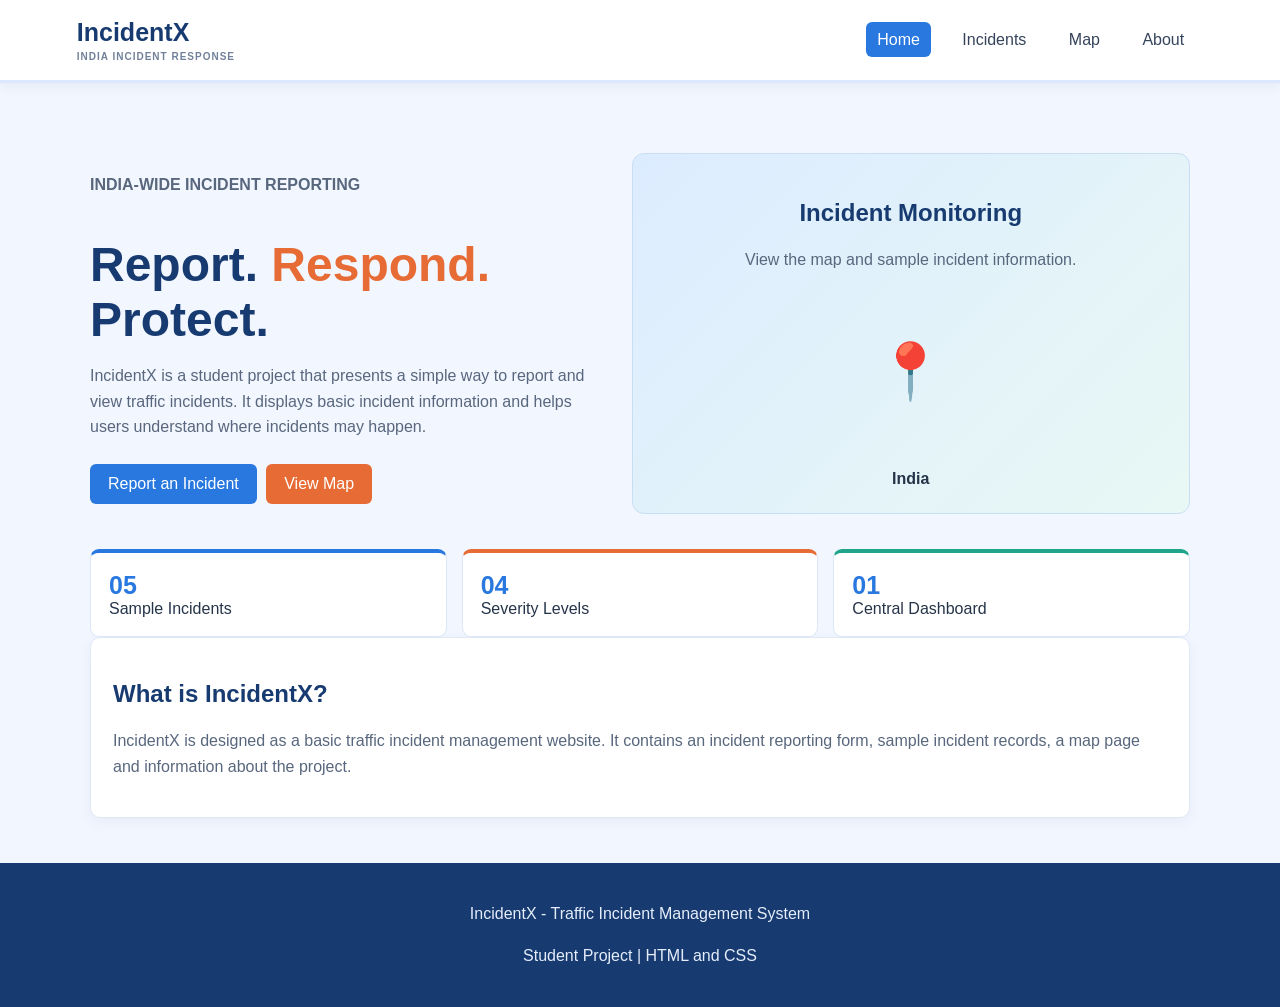
<file: index.html>
<!DOCTYPE html>
<html lang="en">
<head>
    <meta charset="UTF-8">
    <meta name="viewport" content="width=device-width, initial-scale=1.0">
    <title>Home | IncidentX</title>
    <link rel="stylesheet" href="new.css">
</head>
<body>
<header>
    <div class="navbar">
        <div class="logo">IncidentX<small>INDIA INCIDENT RESPONSE</small></div>
        <nav>
            <a href="index.html" class="active">Home</a>
            <a href="incidents.html" >Incidents</a>
            <a href="map.html" >Map</a>
            <a href="about.html" >About</a>
        </nav>
    </div>
</header>

<main>
    <section class="hero">
        <div class="hero-text">
            <p><b>INDIA-WIDE INCIDENT REPORTING</b></p>
            <h1>Report. <span>Respond.</span> Protect.</h1>
            <p>IncidentX is a student project that presents a simple way to report and view traffic incidents. It displays basic incident information and helps users understand where incidents may happen.</p>
            <a class="button" href="incidents.html">Report an Incident</a>
            <a class="button secondary" href="map.html">View Map</a>
        </div>
        <div class="hero-map">
            <h2>Incident Monitoring</h2>
            <p>View the map and sample incident information.</p>
            <p style="font-size:55px;">📍</p>
            <b>India</b>
        </div>
    </section>
    <section class="stats">
        <div class="stat"><strong>05</strong>Sample Incidents</div>
        <div class="stat"><strong>04</strong>Severity Levels</div>
        <div class="stat"><strong>01</strong>Central Dashboard</div>
    </section>
    <section class="info-box">
        <h2>What is IncidentX?</h2>
        <p>IncidentX is designed as a basic traffic incident management website. It contains an incident reporting form, sample incident records, a map page and information about the project.</p>
    </section>
</main>

<footer>
    <p>IncidentX - Traffic Incident Management System</p>
    <p>Student Project | HTML and CSS</p>
</footer>
</body>
</html>
</file>
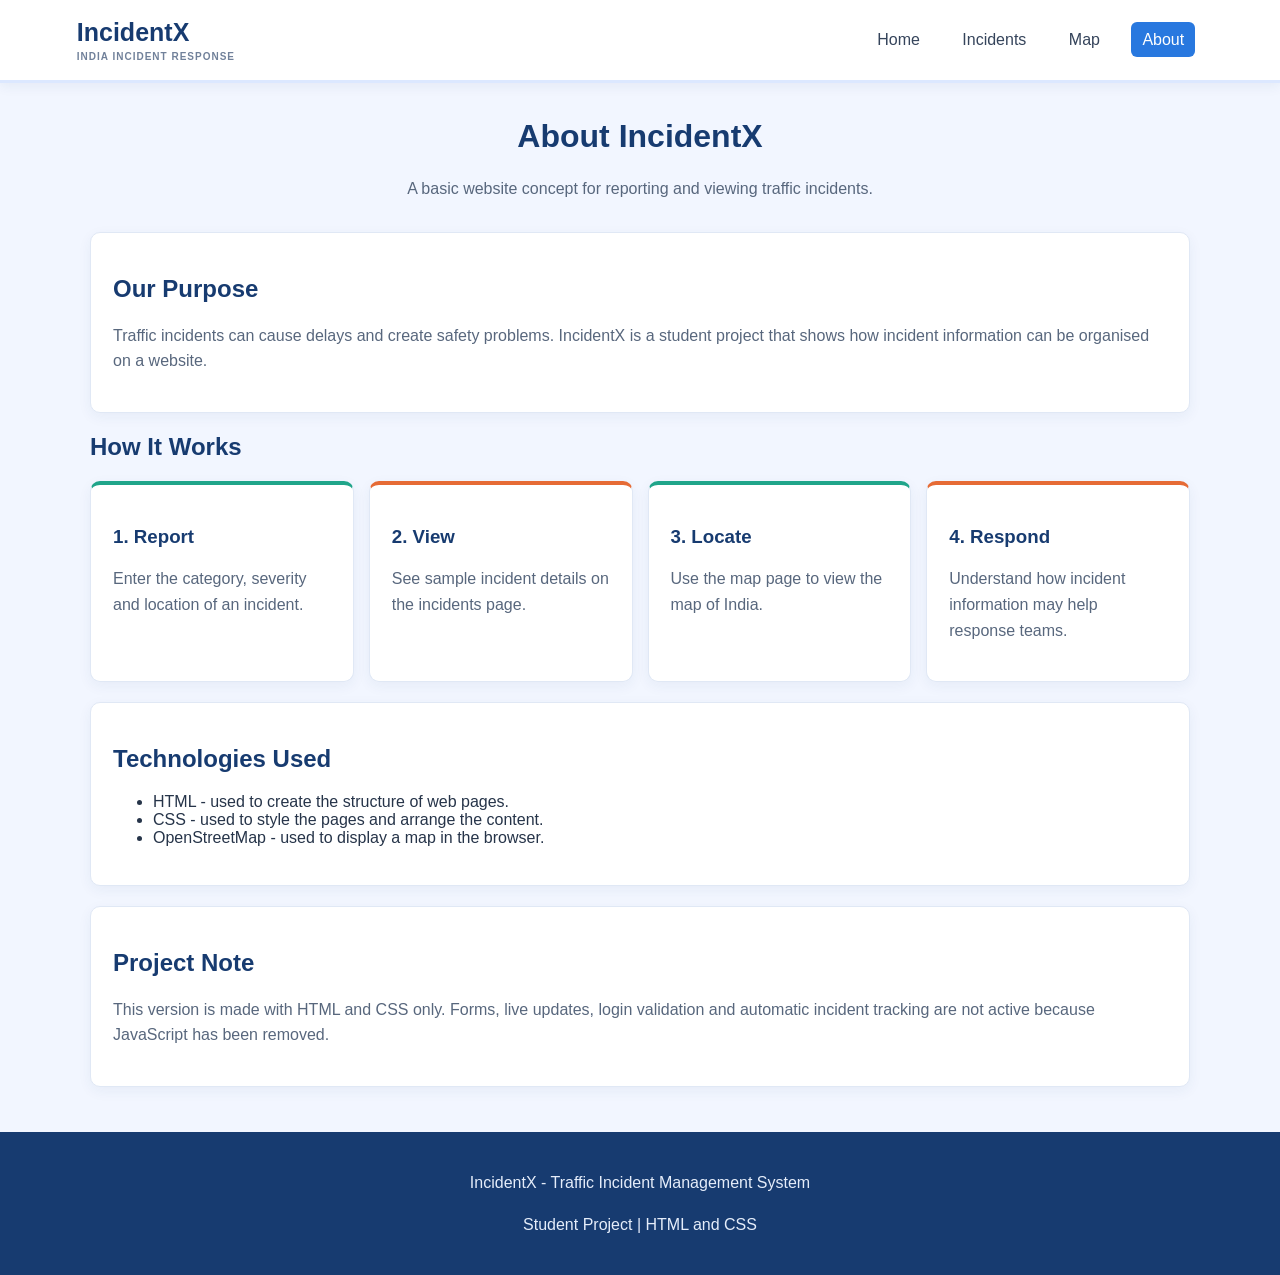
<file: about.html>
<!DOCTYPE html>
<html lang="en">
<head>
    <meta charset="UTF-8">
    <meta name="viewport" content="width=device-width, initial-scale=1.0">
    <title>About | IncidentX</title>
    <link rel="stylesheet" href="new.css">
</head>
<body>
<header>
    <div class="navbar">
        <div class="logo">IncidentX<small>INDIA INCIDENT RESPONSE</small></div>
        <nav>
            <a href="index.html" >Home</a>
            <a href="incidents.html" >Incidents</a>
            <a href="map.html" >Map</a>
            <a href="about.html" class="active">About</a>
        </nav>
    </div>
</header>

<main>
    <div class="page-title">
        <h1>About IncidentX</h1>
        <p>A basic website concept for reporting and viewing traffic incidents.</p>
    </div>
    <section class="info-box">
        <h2>Our Purpose</h2>
        <p>Traffic incidents can cause delays and create safety problems. IncidentX is a student project that shows how incident information can be organised on a website.</p>
    </section>
    <h2>How It Works</h2>
    <section class="steps">
        <div class="card"><h3>1. Report</h3><p>Enter the category, severity and location of an incident.</p></div>
        <div class="card"><h3>2. View</h3><p>See sample incident details on the incidents page.</p></div>
        <div class="card"><h3>3. Locate</h3><p>Use the map page to view the map of India.</p></div>
        <div class="card"><h3>4. Respond</h3><p>Understand how incident information may help response teams.</p></div>
    </section>
    <section class="info-box">
        <h2>Technologies Used</h2>
        <ul><li>HTML - used to create the structure of web pages.</li><li>CSS - used to style the pages and arrange the content.</li><li>OpenStreetMap - used to display a map in the browser.</li></ul>
    </section>
    <section class="info-box">
        <h2>Project Note</h2>
        <p>This version is made with HTML and CSS only. Forms, live updates, login validation and automatic incident tracking are not active because JavaScript has been removed.</p>
    </section>
</main>

<footer>
    <p>IncidentX - Traffic Incident Management System</p>
    <p>Student Project | HTML and CSS</p>
</footer>
</body>
</html>
</file>
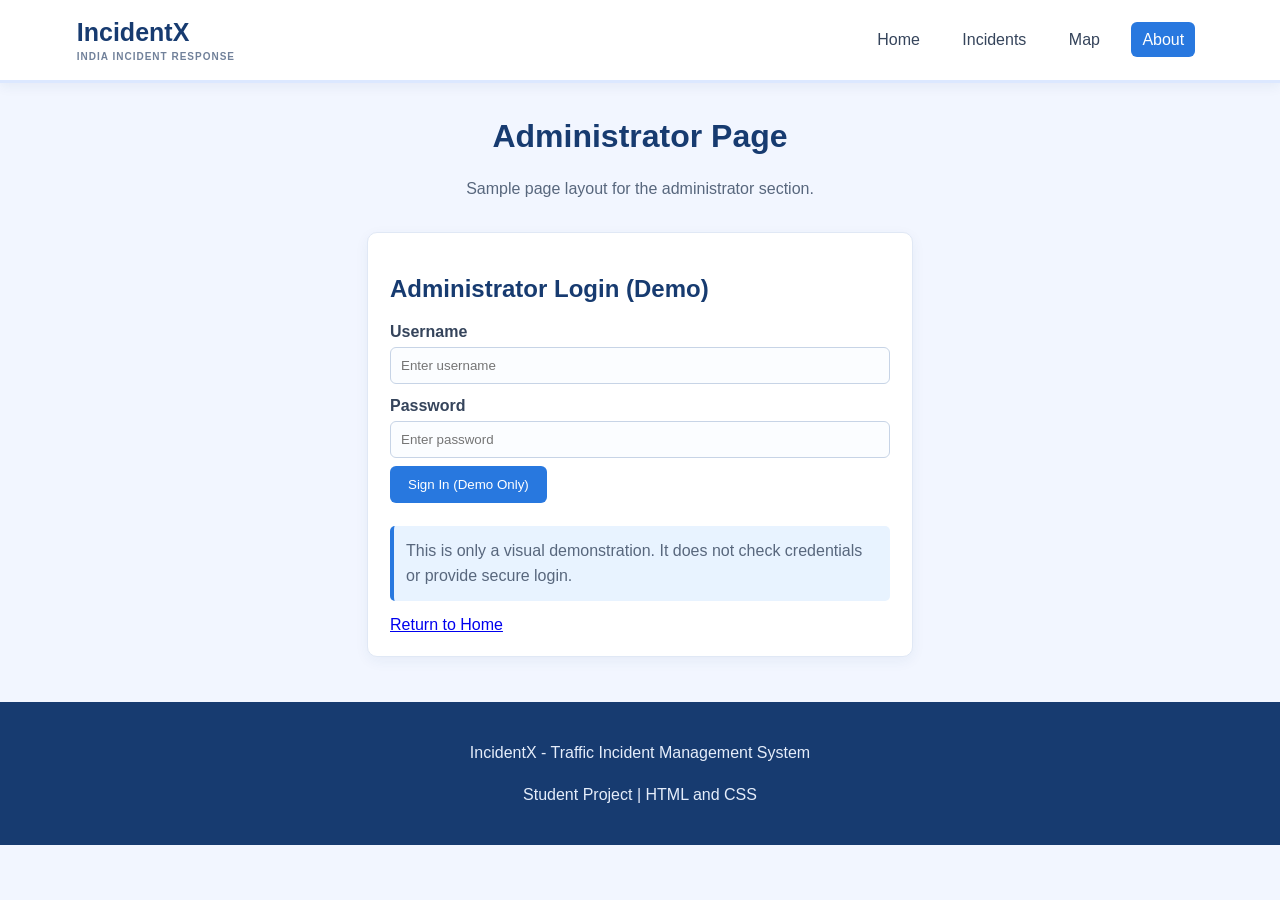
<file: admin-login.html>
<!DOCTYPE html>
<html lang="en">
<head>
    <meta charset="UTF-8">
    <meta name="viewport" content="width=device-width, initial-scale=1.0">
    <title>Admin Demo | IncidentX</title>
    <link rel="stylesheet" href="new.css">
</head>
<body>
<header>
    <div class="navbar">
        <div class="logo">IncidentX<small>INDIA INCIDENT RESPONSE</small></div>
        <nav>
            <a href="index.html" >Home</a>
            <a href="incidents.html" >Incidents</a>
            <a href="map.html" >Map</a>
            <a href="about.html" class="active">About</a>
        </nav>
    </div>
</header>

<main>
    <div class="page-title">
        <h1>Administrator Page</h1>
        <p>Sample page layout for the administrator section.</p>
    </div>
    <section class="form-card" style="max-width:500px; margin:0 auto;">
        <h2>Administrator Login (Demo)</h2>
        <form>
            <label for="username">Username</label>
            <input id="username" type="text" placeholder="Enter username">
            <label for="password">Password</label>
            <input id="password" type="password" placeholder="Enter password">
            <button type="button">Sign In (Demo Only)</button>
        </form>
        <p class="note">This is only a visual demonstration. It does not check credentials or provide secure login.</p>
        <a href="index.html">Return to Home</a>
    </section>
</main>

<footer>
    <p>IncidentX - Traffic Incident Management System</p>
    <p>Student Project | HTML and CSS</p>
</footer>
</body>
</html>
</file>
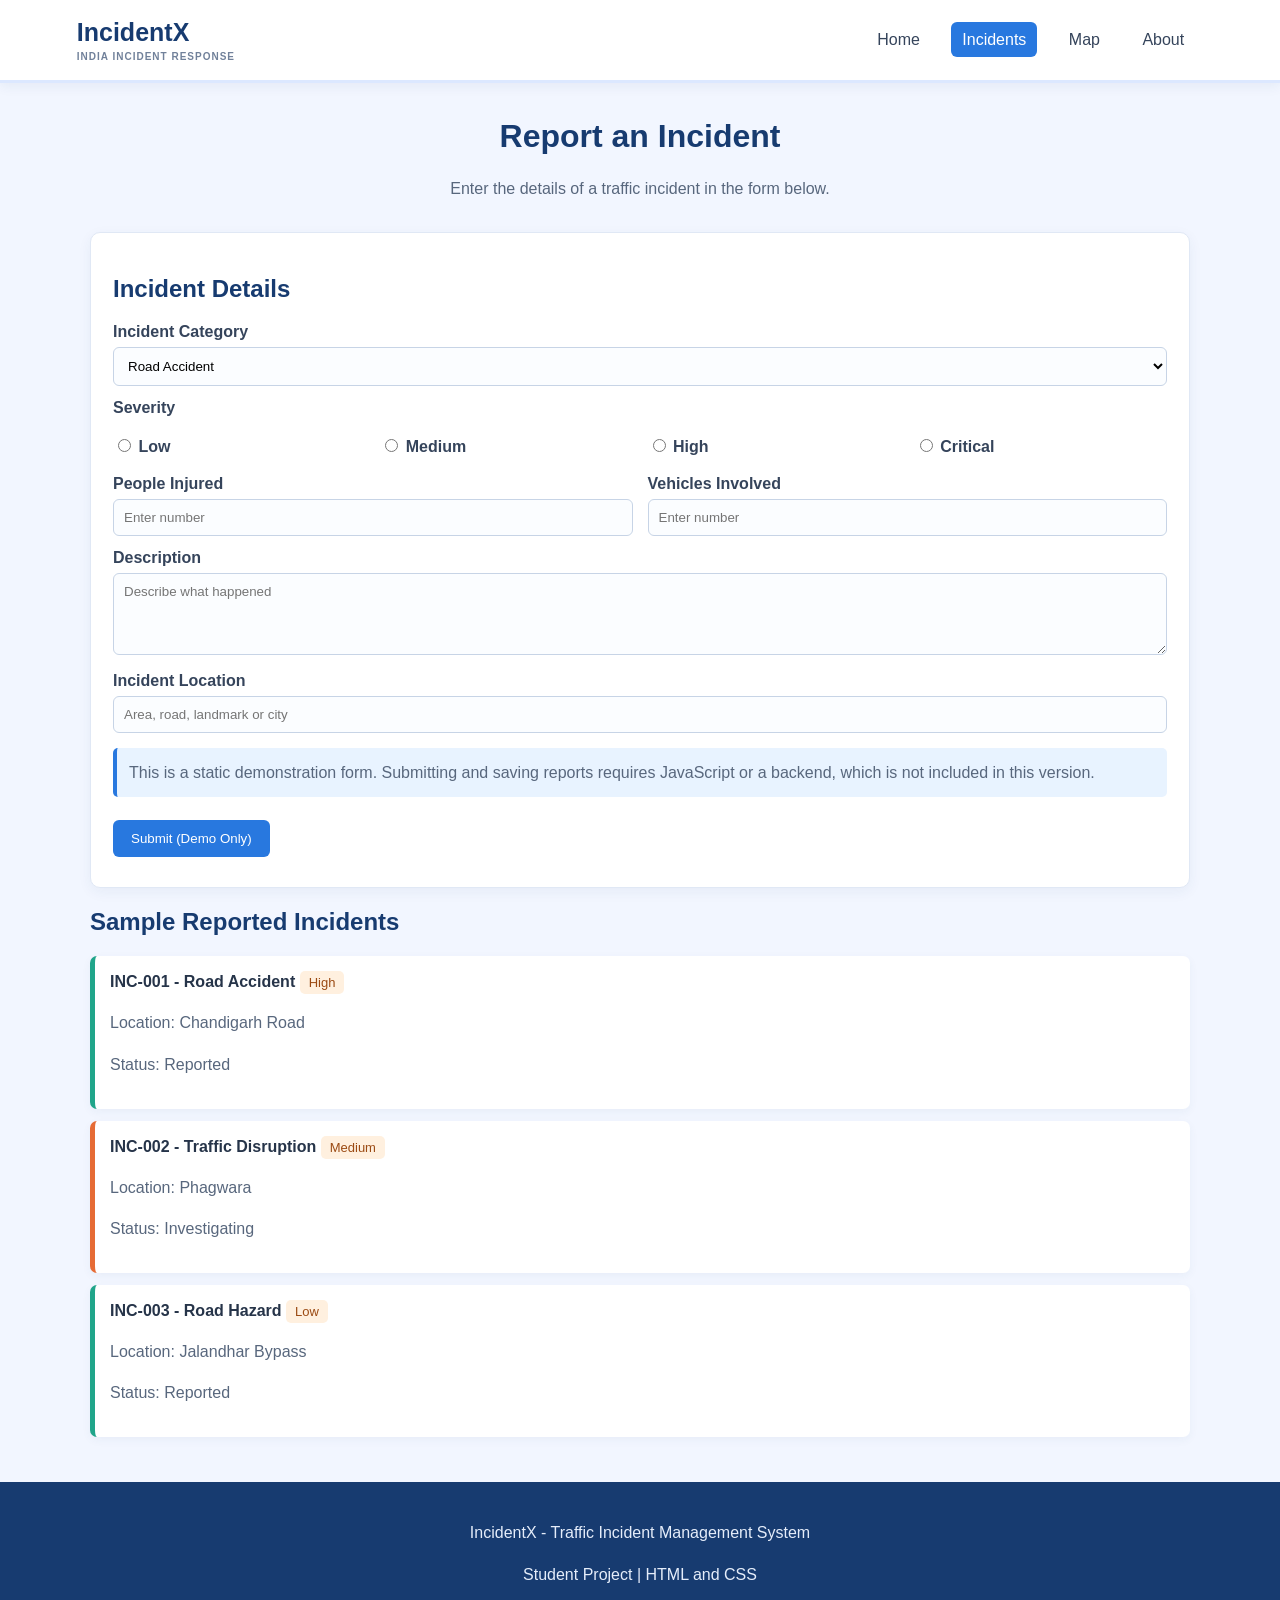
<file: incidents.html>
<!DOCTYPE html>
<html lang="en">
<head>
    <meta charset="UTF-8">
    <meta name="viewport" content="width=device-width, initial-scale=1.0">
    <title>Incidents | IncidentX</title>
    <link rel="stylesheet" href="new.css">
</head>
<body>
<header>
    <div class="navbar">
        <div class="logo">IncidentX<small>INDIA INCIDENT RESPONSE</small></div>
        <nav>
            <a href="index.html" >Home</a>
            <a href="incidents.html" class="active">Incidents</a>
            <a href="map.html" >Map</a>
            <a href="about.html" >About</a>
        </nav>
    </div>
</header>

<main>
    <div class="page-title">
        <h1>Report an Incident</h1>
        <p>Enter the details of a traffic incident in the form below.</p>
    </div>
    <section class="form-card">
        <h2>Incident Details</h2>
        <form>
            <label for="category">Incident Category</label>
            <select id="category">
                <option>Road Accident</option><option>Fire</option>
                <option>Medical Emergency</option><option>Traffic Disruption</option>
                <option>Road Hazard</option><option>Other</option>
            </select>
            <label>Severity</label>
            <div class="form-row">
                <div><label><input type="radio" name="severity" style="width:auto;"> Low</label></div>
                <div><label><input type="radio" name="severity" style="width:auto;"> Medium</label></div>
                <div><label><input type="radio" name="severity" style="width:auto;"> High</label></div>
                <div><label><input type="radio" name="severity" style="width:auto;"> Critical</label></div>
            </div>
            <div class="form-row">
                <div><label for="injured">People Injured</label><input id="injured" type="number" min="0" placeholder="Enter number"></div>
                <div><label for="vehicles">Vehicles Involved</label><input id="vehicles" type="number" min="0" placeholder="Enter number"></div>
            </div>
            <label for="description">Description</label>
            <textarea id="description" rows="4" placeholder="Describe what happened"></textarea>
            <label for="location">Incident Location</label>
            <input id="location" type="text" placeholder="Area, road, landmark or city">
            <p class="note">This is a static demonstration form. Submitting and saving reports requires JavaScript or a backend, which is not included in this version.</p>
            <button type="button">Submit (Demo Only)</button>
        </form>
    </section>
    <h2>Sample Reported Incidents</h2>
    <div class="incident"><b>INC-001 - Road Accident</b> <span class="severity">High</span><p>Location: Chandigarh Road</p><p>Status: Reported</p></div>
    <div class="incident"><b>INC-002 - Traffic Disruption</b> <span class="severity">Medium</span><p>Location: Phagwara</p><p>Status: Investigating</p></div>
    <div class="incident"><b>INC-003 - Road Hazard</b> <span class="severity">Low</span><p>Location: Jalandhar Bypass</p><p>Status: Reported</p></div>
</main>

<footer>
    <p>IncidentX - Traffic Incident Management System</p>
    <p>Student Project | HTML and CSS</p>
</footer>
</body>
</html>
</file>
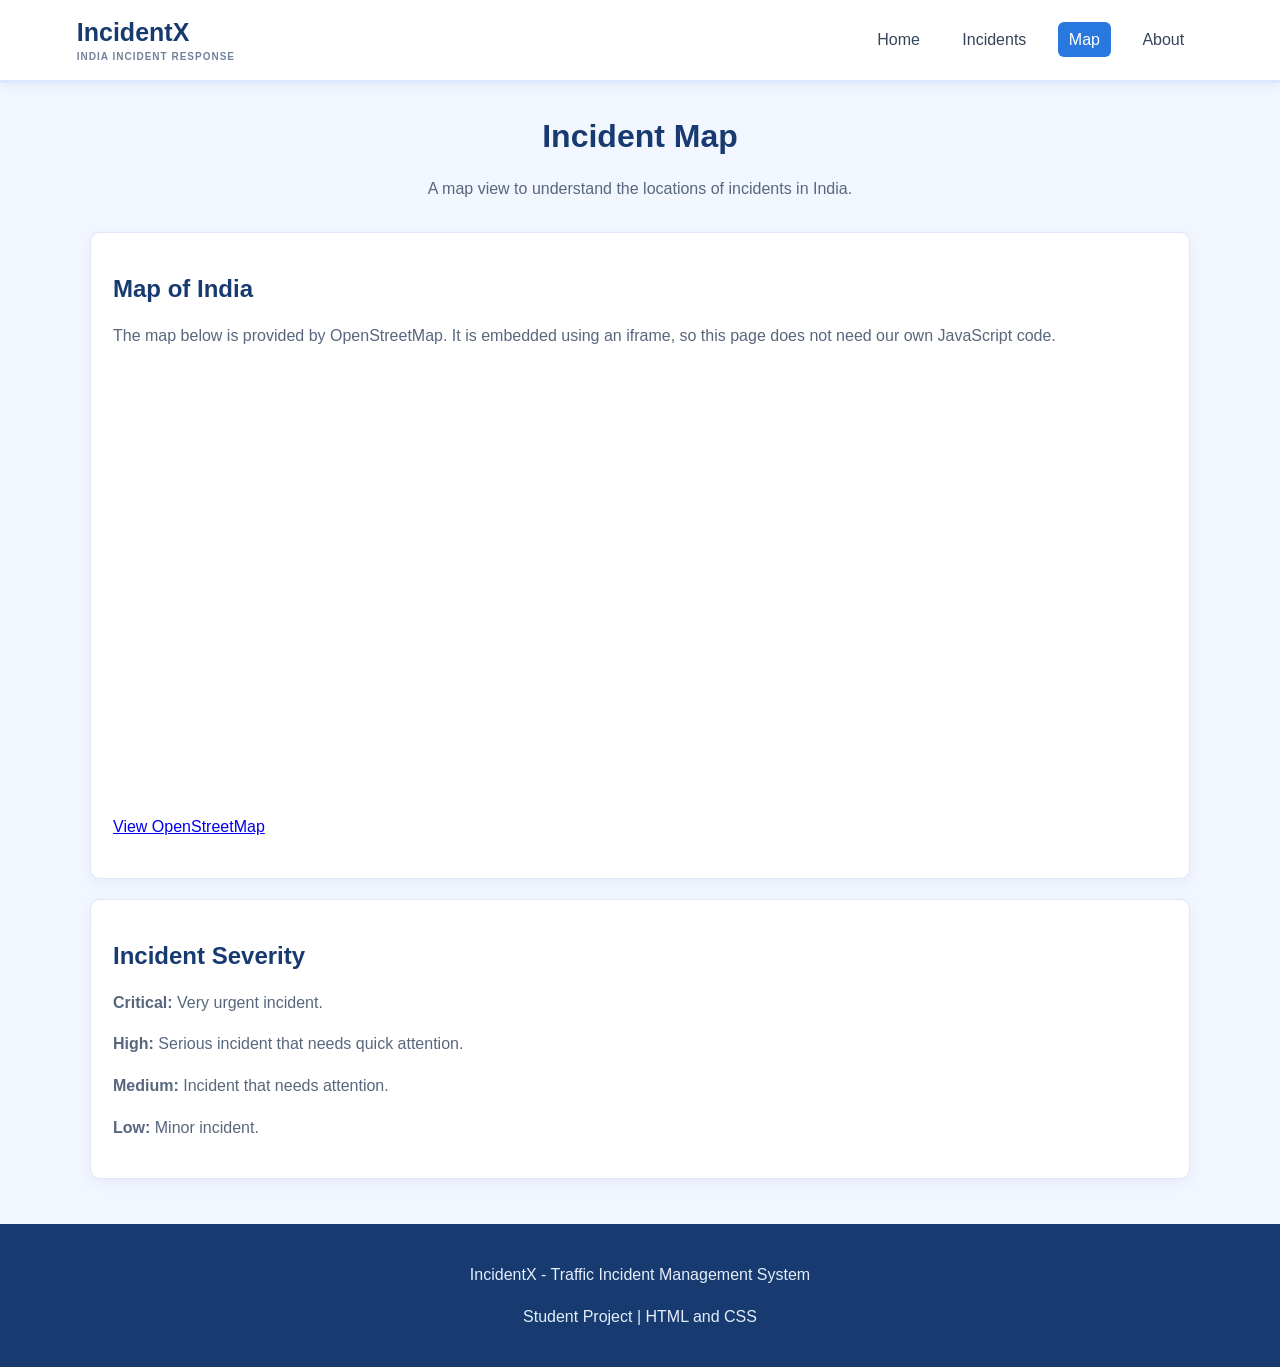
<file: map.html>
<!DOCTYPE html>
<html lang="en">
<head>
    <meta charset="UTF-8">
    <meta name="viewport" content="width=device-width, initial-scale=1.0">
    <title>Map | IncidentX</title>
    <link rel="stylesheet" href="new.css">
</head>
<body>
<header>
    <div class="navbar">
        <div class="logo">IncidentX<small>INDIA INCIDENT RESPONSE</small></div>
        <nav>
            <a href="index.html" >Home</a>
            <a href="incidents.html" >Incidents</a>
            <a href="map.html" class="active">Map</a>
            <a href="about.html" >About</a>
        </nav>
    </div>
</header>

<main>
    <div class="page-title">
        <h1>Incident Map</h1>
        <p>A map view to understand the locations of incidents in India.</p>
    </div>
    <section class="map-card">
        <h2>Map of India</h2>
        <p>The map below is provided by OpenStreetMap. It is embedded using an iframe, so this page does not need our own JavaScript code.</p>
        <iframe class="map-frame" title="Map of India" src="https://www.openstreetmap.org/export/embed.html?bbox=68.1%2C6.5%2C97.5%2C35.8&layer=mapnik"></iframe>
        <p><a href="https://www.openstreetmap.org/" target="_blank">View OpenStreetMap</a></p>
    </section>
    <section class="info-box">
        <h2>Incident Severity</h2>
        <p><b>Critical:</b> Very urgent incident.</p>
        <p><b>High:</b> Serious incident that needs quick attention.</p>
        <p><b>Medium:</b> Incident that needs attention.</p>
        <p><b>Low:</b> Minor incident.</p>
    </section>
</main>

<footer>
    <p>IncidentX - Traffic Incident Management System</p>
    <p>Student Project | HTML and CSS</p>
</footer>
</body>
</html>
</file>
<file: new.css>
/* Main CSS file for IncidentX - beginner friendly styles */

body {
    margin: 0;
    font-family: Arial, sans-serif;
    background-color: #f2f6ff;
    color: #263449;
}

header {
    background-color: #ffffff;
    padding: 18px 6%;
    border-bottom: 3px solid #dce8ff;
    box-shadow: 0 3px 12px rgba(28, 64, 120, 0.07);
}

.navbar {
    display: flex;
    justify-content: space-between;
    align-items: center;
    flex-wrap: wrap;
    gap: 15px;
}

.logo {
    font-size: 25px;
    font-weight: bold;
    color: #173b70;
}

.logo small {
    display: block;
    font-size: 10px;
    letter-spacing: 1px;
    color: #71819a;
    margin-top: 4px;
}

nav a {
    text-decoration: none;
    color: #35445b;
    margin: 0 8px;
    padding: 9px 11px;
    border-radius: 6px;
}

nav a:hover, nav a.active {
    color: #ffffff;
    background-color: #2878df;
}

main {
    width: 88%;
    max-width: 1100px;
    margin: 35px auto;
}

.hero {
    display: flex;
    align-items: center;
    justify-content: space-between;
    gap: 35px;
    flex-wrap: wrap;
    padding: 35px 0;
}

.hero-text {
    flex: 1;
    min-width: 280px;
}

.hero h1 {
    font-size: 48px;
    color: #173b70;
    margin-bottom: 15px;
}

.hero h1 span {
    color: #e66b35;
}

p {
    line-height: 1.6;
    color: #58677d;
}

.button, button {
    display: inline-block;
    background-color: #2878df;
    color: white;
    padding: 11px 18px;
    border: none;
    border-radius: 6px;
    text-decoration: none;
    cursor: pointer;
    margin: 8px 5px 8px 0;
}

.button.secondary {
    background-color: #e66b35;
}

.button:hover, button:hover {
    opacity: 0.88;
}

.info-box, .card, .form-card, .map-card {
    background-color: #ffffff;
    padding: 22px;
    border: 1px solid #e0e8f5;
    border-radius: 10px;
    margin-bottom: 20px;
    box-shadow: 0 4px 14px rgba(36, 70, 120, 0.06);
}

.hero-map {
    flex: 1;
    min-width: 280px;
    background: linear-gradient(135deg, #dcecff, #e8f8f4);
    border: 1px solid #c8def5;
    border-radius: 12px;
    padding: 25px;
    text-align: center;
}

.stats, .cards, .form-row, .feature-list {
    display: flex;
    flex-wrap: wrap;
    gap: 15px;
}

.stat, .card, .feature {
    flex: 1;
    min-width: 190px;
}

.stat {
    background-color: #ffffff;
    padding: 18px;
    border: 1px solid #dce7f7;
    border-top: 4px solid #2878df;
    border-radius: 9px;
}

.stat:nth-child(2) {
    border-top-color: #e66b35;
}

.stat:nth-child(3) {
    border-top-color: #20a58a;
}

.stat strong {
    display: block;
    font-size: 25px;
    color: #2878df;
}

h1, h2, h3 {
    color: #173b70;
}

.page-title {
    text-align: center;
    margin-bottom: 30px;
}

label {
    display: block;
    margin: 13px 0 6px;
    font-weight: bold;
    color: #35445b;
}

input, select, textarea {
    width: 100%;
    padding: 10px;
    border: 1px solid #c7d4e6;
    border-radius: 6px;
    box-sizing: border-box;
    font-family: Arial, sans-serif;
    background-color: #fbfdff;
}

input:focus, select:focus, textarea:focus {
    outline: none;
    border-color: #2878df;
    box-shadow: 0 0 0 3px #dceaff;
}

textarea {
    resize: vertical;
}

.form-row > div {
    flex: 1;
    min-width: 180px;
}

.incident {
    border-left: 5px solid #e66b35;
    padding: 15px;
    background-color: #ffffff;
    margin: 12px 0;
    border-radius: 7px;
    box-shadow: 0 3px 10px rgba(36, 70, 120, 0.05);
}

.incident:nth-child(even) {
    border-left-color: #20a58a;
}

.severity {
    display: inline-block;
    padding: 4px 9px;
    color: #9b4a13;
    background-color: #fff0df;
    border-radius: 5px;
    font-size: 13px;
}

.map-frame {
    width: 100%;
    height: 430px;
    border: 0;
    border-radius: 8px;
}

.steps {
    display: flex;
    flex-wrap: wrap;
    gap: 15px;
}

.steps .card {
    min-width: 180px;
    border-top: 4px solid #20a58a;
}

.steps .card:nth-child(even) {
    border-top-color: #e66b35;
}

footer {
    text-align: center;
    padding: 22px;
    background-color: #173b70;
    color: white;
    margin-top: 45px;
}

footer p {
    color: #e5edfa;
}

.note {
    background-color: #e8f3ff;
    padding: 12px;
    border-left: 4px solid #2878df;
    border-radius: 5px;
    margin: 15px 0;
}

@media (max-width: 650px) {
    header {
        padding: 15px 5%;
    }

    .navbar {
        flex-direction: column;
        align-items: flex-start;
    }

    nav a {
        display: inline-block;
        margin: 4px 2px;
    }

    main {
        width: 92%;
    }

    .hero h1 {
        font-size: 36px;
    }
}
</file>
